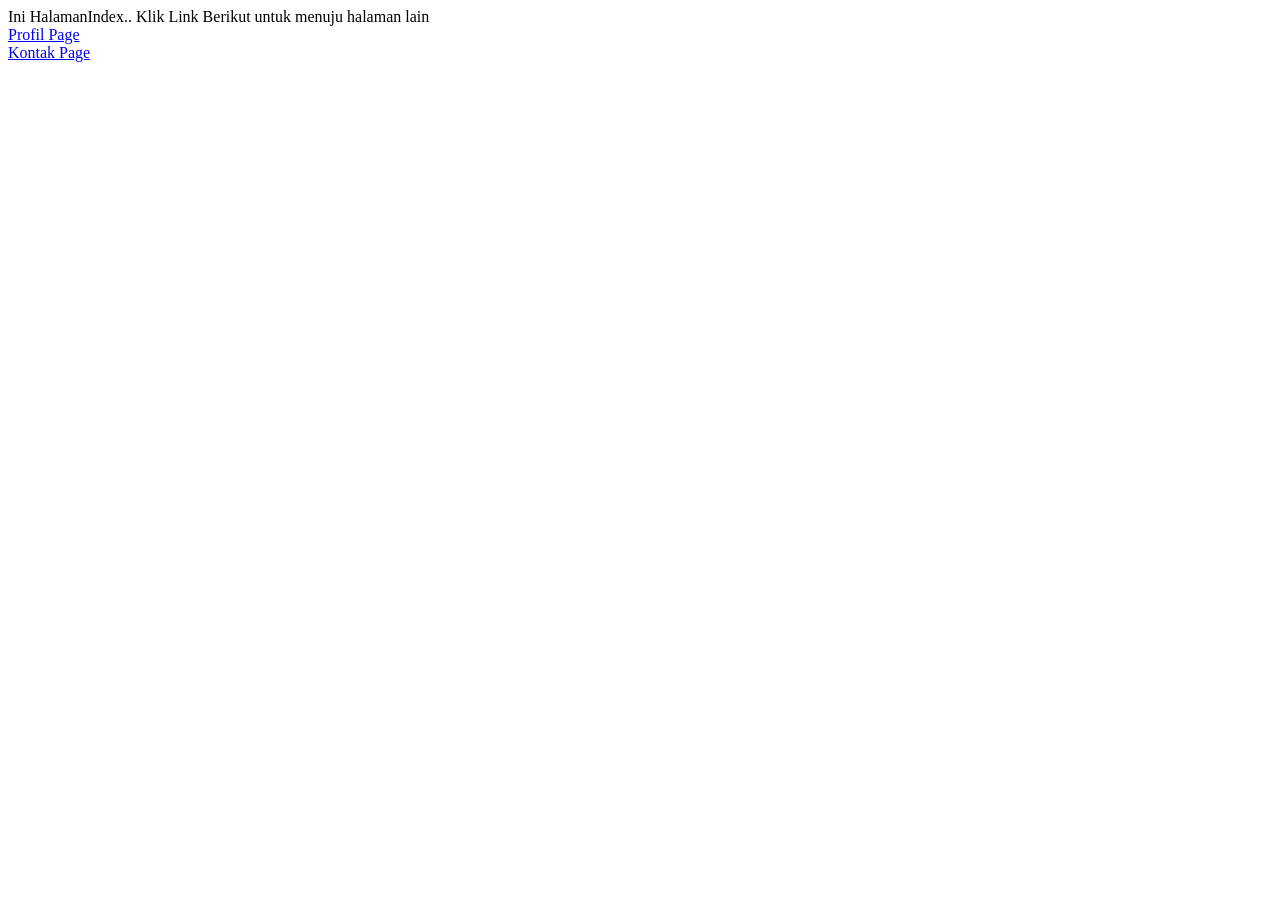
<file: aplikasi web DP/index.html>
<!DOCTYPE html>
 <html lang="id">
 <head>
    <title>Halaman index</title>
 </head>
    <body>
    Ini HalamanIndex.. Klik Link Berikut untuk menuju halaman lain<br>
    <a href="pages/profil.html"> Profil Page </a><br>
    <a href="pages/kontak.html"> Kontak Page </a>
    </body>
 </html>
</file>
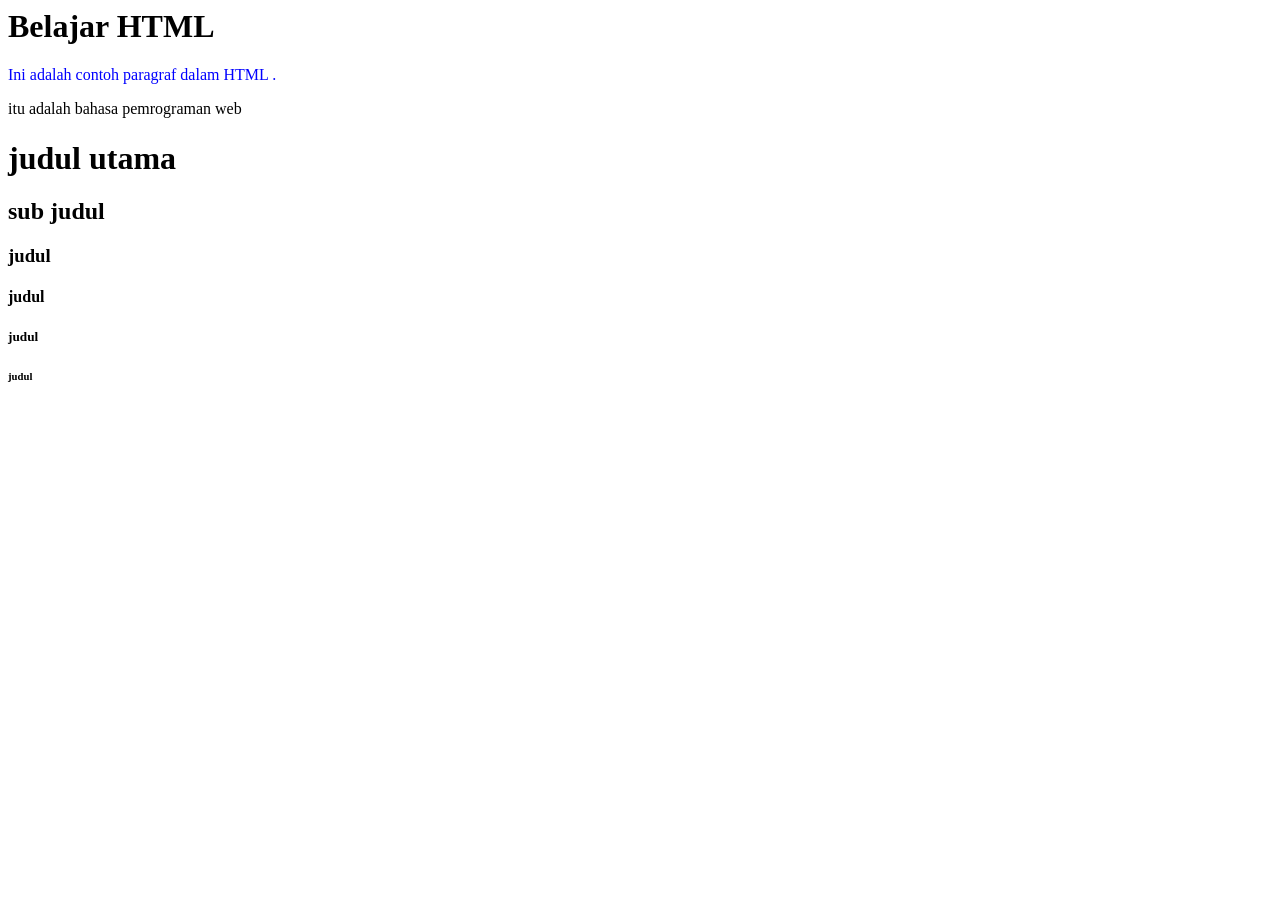
<file: aplikasi web DP/belajarhtml.html>
<html>
</head>
    <title>Belajar HTML itu seru</title>
<body>
    <h1>Belajar HTML</h1>
    <p style=" color:blue">Ini adalah contoh paragraf dalam HTML .</p>
    <p>itu adalah bahasa pemrograman web</p>
    <h1> judul utama</h1>
    <h2> sub judul</h2>
    <h3> judul</h3>
    <h4> judul</h4>
    <h5> judul  </h5>
    <h6> judul  </h6>
    <title>Belajar HTML</title>
</body>
</html>
</file>
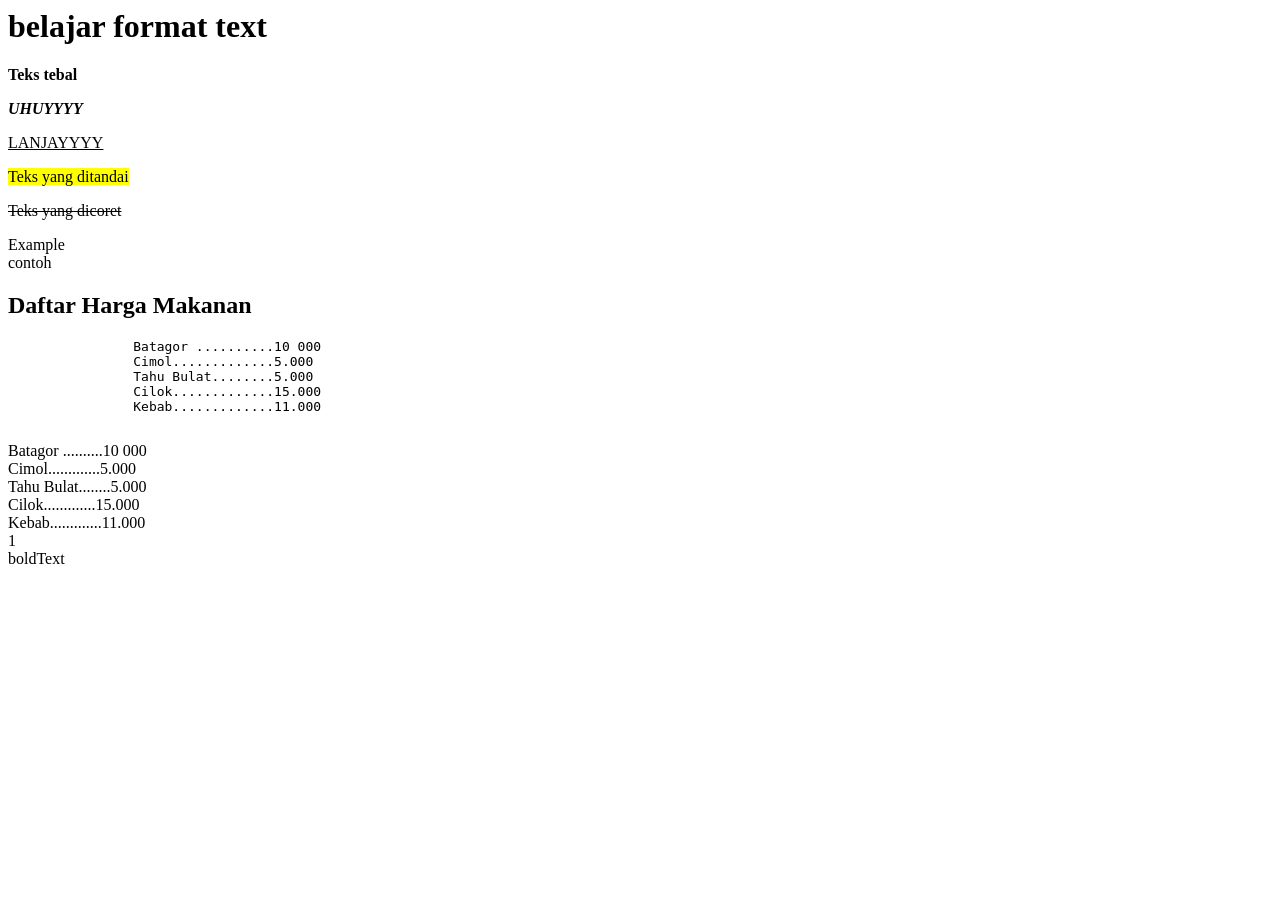
<file: aplikasi web DP/formatText.html>
<html>
    <head>
        <title>Belajar Format Text</title>
        <body>
            <h1>belajar format text</h1>
            <p><b>Teks tebal</b></p>
            <p><i><b>UHUYYYY</b></i></p>
            <p><u>LANJAYYYY</u></p>
            <P><mark> Teks yang ditandai </mark></P>
            <p><s> Teks yang dicoret </s></p>
            Example<br>contoh
            <h2>Daftar Harga Makanan</h2>
            <PRE>
                Batagor ..........10 000
                Cimol.............5.000
                Tahu Bulat........5.000
                Cilok.............15.000
                Kebab.............11.000
            </PRE>
                Batagor ..........10 000<BR>
                Cimol.............5.000<br>
                Tahu Bulat........5.000<br>
                Cilok.............15.000<br>
                Kebab.............11.000<br>
            <div class="box">
                <div class="number">1</div>
                <div class="title">boldText</div>
                <div class="content>
                    <b>boldText</b>
            </div>
        </div>

        </body>
    </head>
</html>
</file>
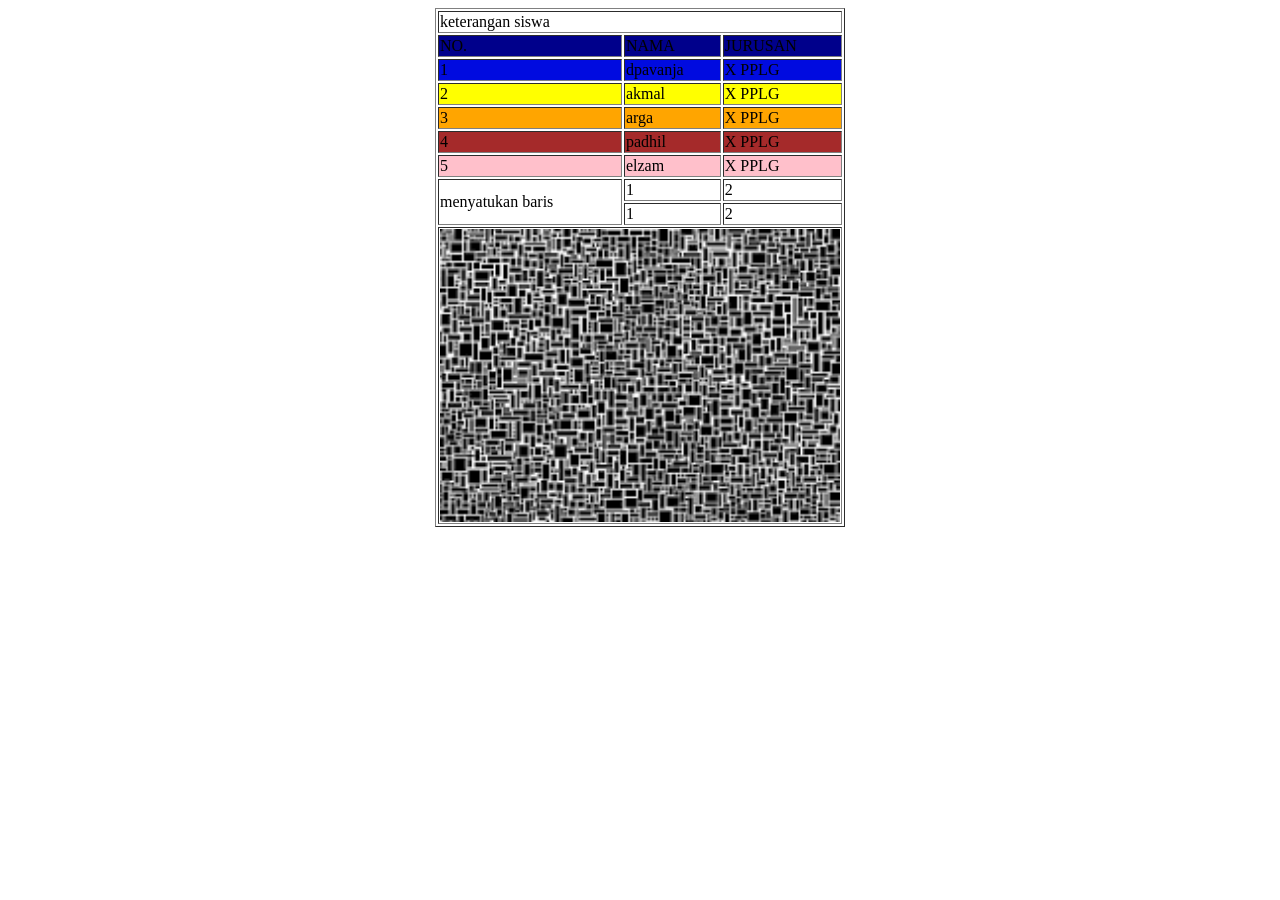
<file: aplikasi web DP/latihantable.html>
<html>
    <head>
        <title>Membuuat tabel</title>
    </head>
    <body>
        <table border="1" align="center">
            <tr>
                <td colspan="3">keterangan siswa</td>
            </tr>
            <tr bgcolor="darkblue">
                <td>NO.</td>
                <td>NAMA</td>
                <td>JURUSAN</td>
                
                
            
            </tr>
            <tr bgcolor="light blue">
                <td>1</td>
                <td>dpavanja</td>
                <td>X PPLG</td>
                
                
            </tr>
            <tr bgcolor="yellow">
                <td>2</td>
                <td>akmal</td>
                <td>X PPLG</td>
                
                
            </tr>
            <tr bgcolor="orange">
                <td>3</td>
                <td>arga</td>
                <td>X PPLG</td>
            
                    
            </tr>
            <tr bgcolor="brown">
                <td>4</td>
                <td>padhil</td>
                <td>X PPLG</td>
                
                
                
            </tr>
            <tr bgcolor="pink">
                <td>5</td>
                <td>elzam</td>
                <td>X PPLG</td>

            </tr>
            <tr>
                <td rowspan="2">menyatukan baris</td>
                <td>1</td>
                <td>2</td>
            </tr>
            <tr>
                <td>1</td>
                <td>2</td>
            </tr>
            <tr>
                <td colspan="3"><img src="gambar table.png" width="400"></td>
            </tr>
        </table>
        
    </body>
</html>
</file>
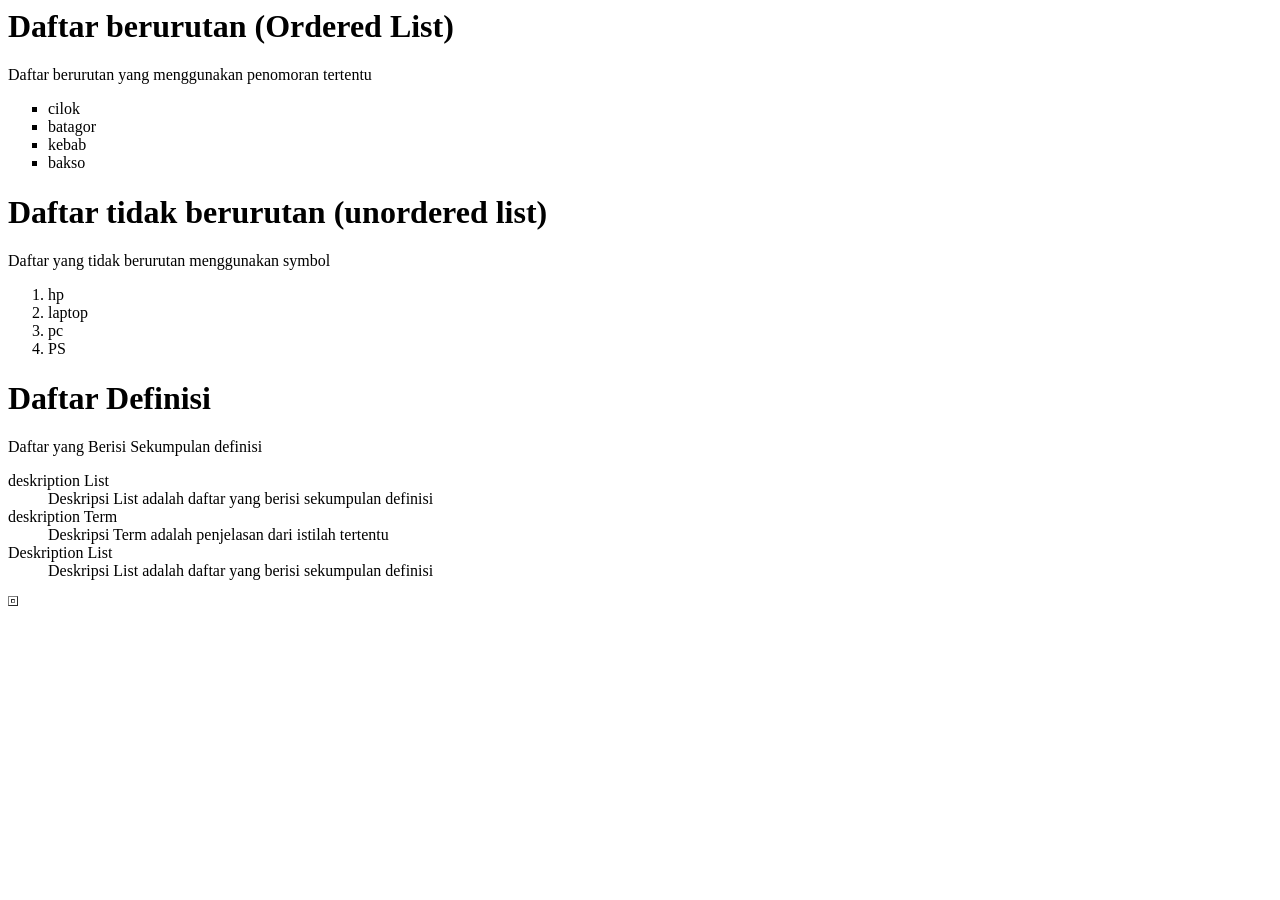
<file: aplikasi web DP/list.html>
<html>
    <head>
        <title> List</title>
    </head>
    <body>
        <h1>Daftar berurutan (Ordered List)</h1>
        <p>Daftar berurutan yang menggunakan penomoran tertentu</p>
        <ol style="list-style-type: square;">
            <li> cilok</li>
            <li> batagor</li>
            <li> kebab</li>
            <li> bakso</li>
        </ol>
        <h1>Daftar tidak berurutan (unordered list)</h1>
        <p>Daftar yang tidak berurutan menggunakan symbol</p>
        <ul style="list-style-type:decimal;">
            <li>hp</li>
            <li>laptop</li>
            <li>pc</li>
            <li>PS</li>
        </ul>
        <h1> Daftar Definisi</h1>
        <p> Daftar yang Berisi Sekumpulan definisi</p>
        <dl>
            <dt>deskription List</dt>
            <dd>Deskripsi List adalah daftar yang berisi sekumpulan definisi</dd>
            <dt>deskription Term</dt>
            <dd>Deskripsi Term adalah penjelasan dari istilah tertentu</dd>
            <dt>Deskription List</dt>
            <dd>Deskripsi List adalah daftar yang berisi sekumpulan definisi</dd>
        </dl>

        <table border= "1">
            <tr>
                <th></th>
            </tr>
    </body>
</html>
</file>
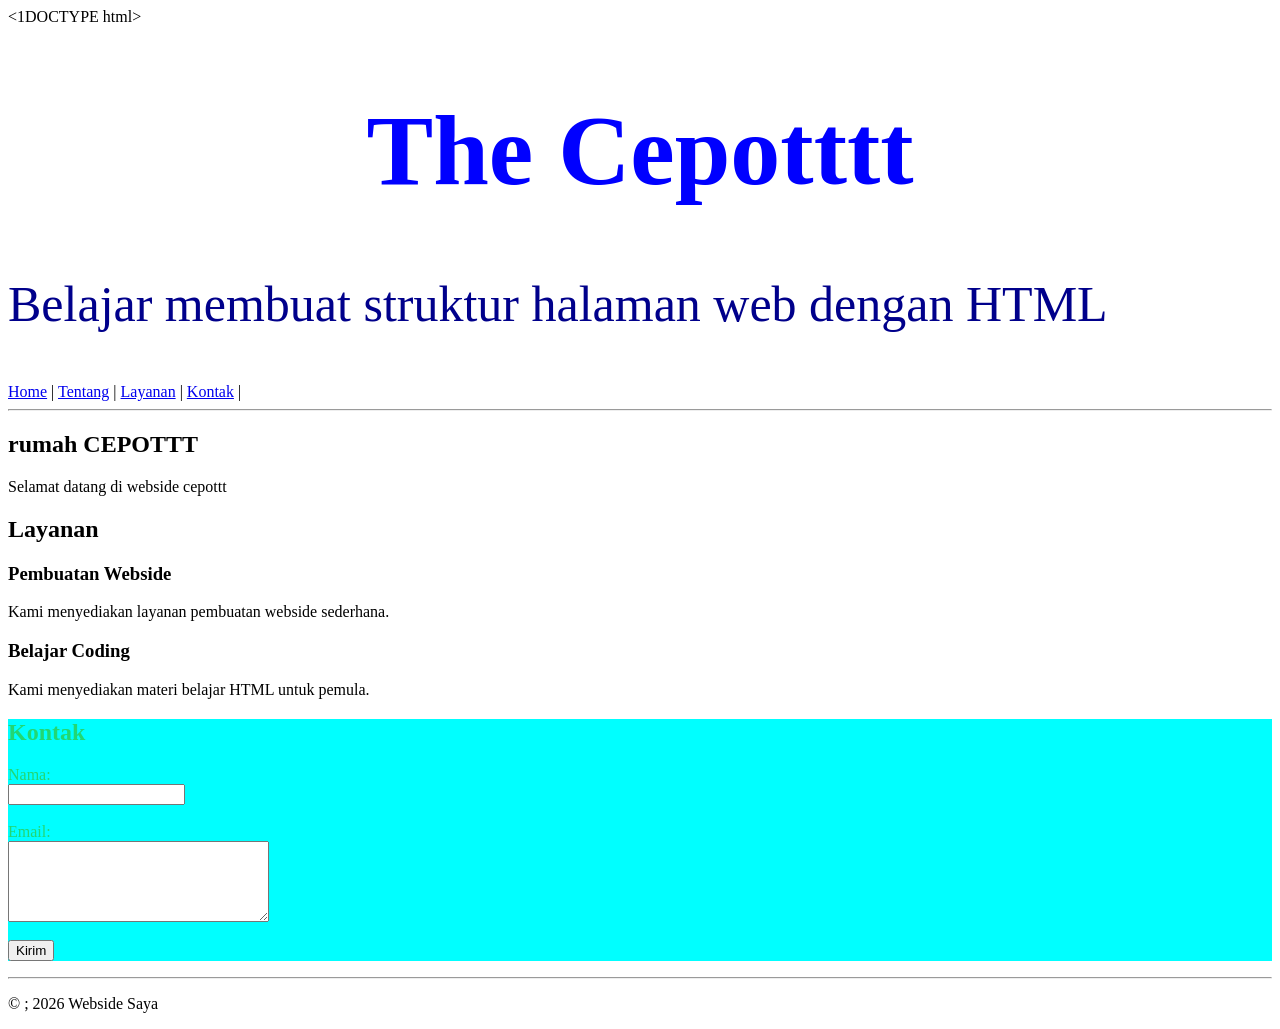
<file: aplikasi web DP/strukturweb.html>
<1DOCTYPE html>
    <Head>
        <title>Struktur Halaman Webside</title>
        <style></style>
        <link rel="stylesheet" href="styleHalamanWeb.css">
        
    </Head>
    <body>
        <header>
            <h1> The Cepotttt</h1>
            <p style="color: darkblue; font-size:50px;">Belajar membuat struktur halaman web dengan HTML</p>

        </header>
        <nav>
            <a href="#rumah">Home</a> |
            <a href="#tentang">Tentang</a> |
            <a href="#layanan">Layanan</a> |
            <a href="#kontak">Kontak</a> |
        </nav>
        <hr>
        <main>
            <section id="rumah" class="rumahstyle">
                <h2>rumah CEPOTTT</h2>
                <p>Selamat datang di webside cepottt</p>
            </section>

            <section id="layanan">
                <h2>Layanan</h2>

                <article>
                    <h3>Pembuatan Webside</h3>
                    <p>Kami menyediakan layanan pembuatan webside sederhana.</p>
                </article>

                <article>
                    <h3>Belajar Coding</h3>
                    <p>Kami menyediakan materi belajar HTML untuk pemula.</p>
                </article>
            </section>

            <section id="kontak">
                <h2>Kontak</h2>

                <form>
                    <label fot="Nama">Nama:</label><br>
                    <input type="Text" id="nama" name="nama">

                    <br><br>

                    <label for="email">Email:</label><br>
                    <textarea id="pesan" name="pesan" rows="5" cols="30"></textarea>
                    <br><br>
                    <button type="submit">Kirim</button>
                </form>
            </section>

        </main>
        <hr>
        <footer>
            <p>&copy ; 2026 Webside Saya </p>
        </footer>
    </body>

</1DOCTYPE html>
</file>
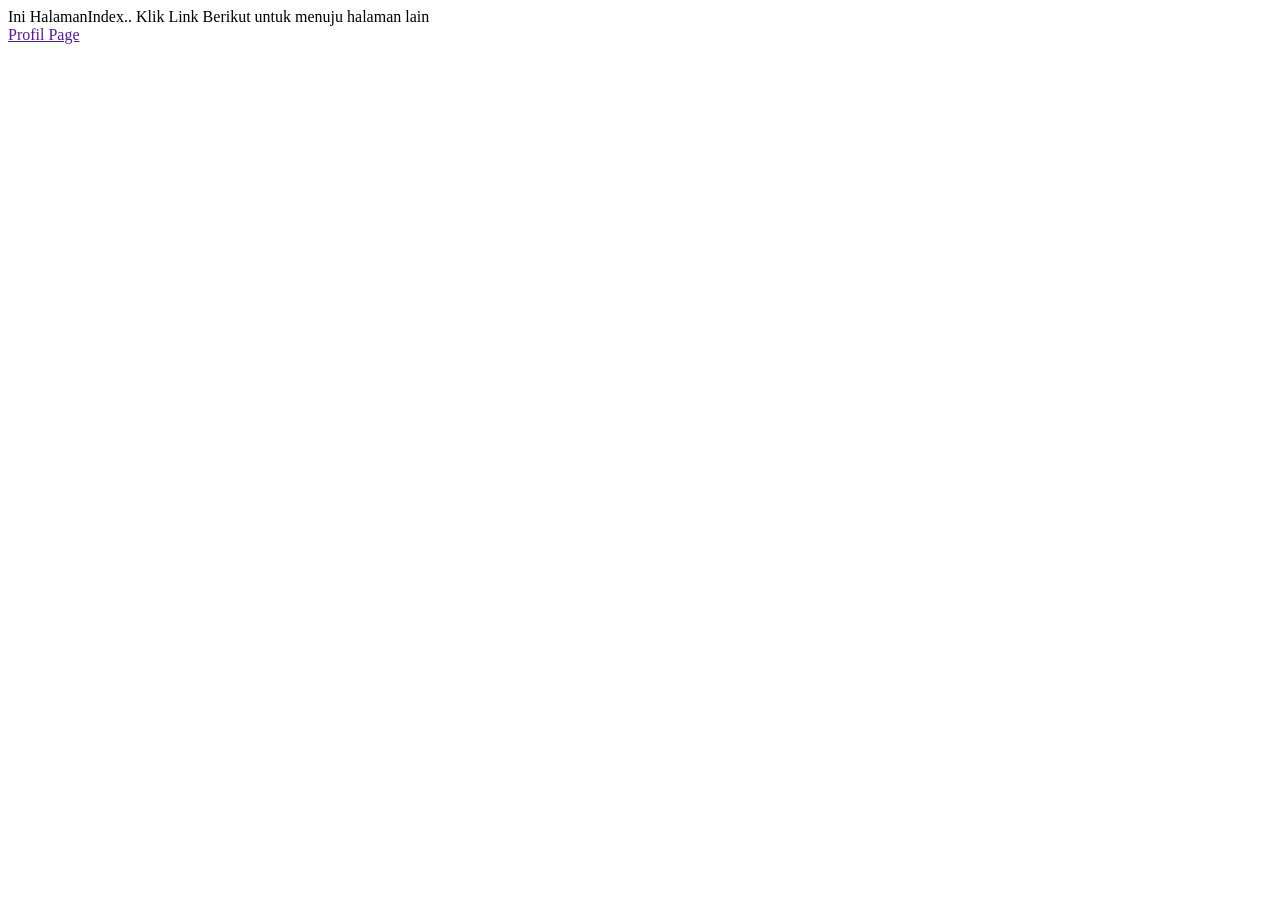
<file: aplikasi web DP/webside ku.html>
<!-- <!DOCTYPE html>
<html>
    <head>
        <title>HTML Link</title>
    </head>
    <body>
        <a href="https://www.w3schools.com">ini adalah link</a>
    </body>
</html>
 -->

 <!DOCTYPE html>
 <html lang=""id">
 <head>
    <title>Halaman  index</title>
 </head>
    <body>
    Ini HalamanIndex.. Klik Link Berikut untuk menuju halaman lain<br>
    <a href=""pages/profil.html"> Profil Page </a><br>


 </html>
</file>
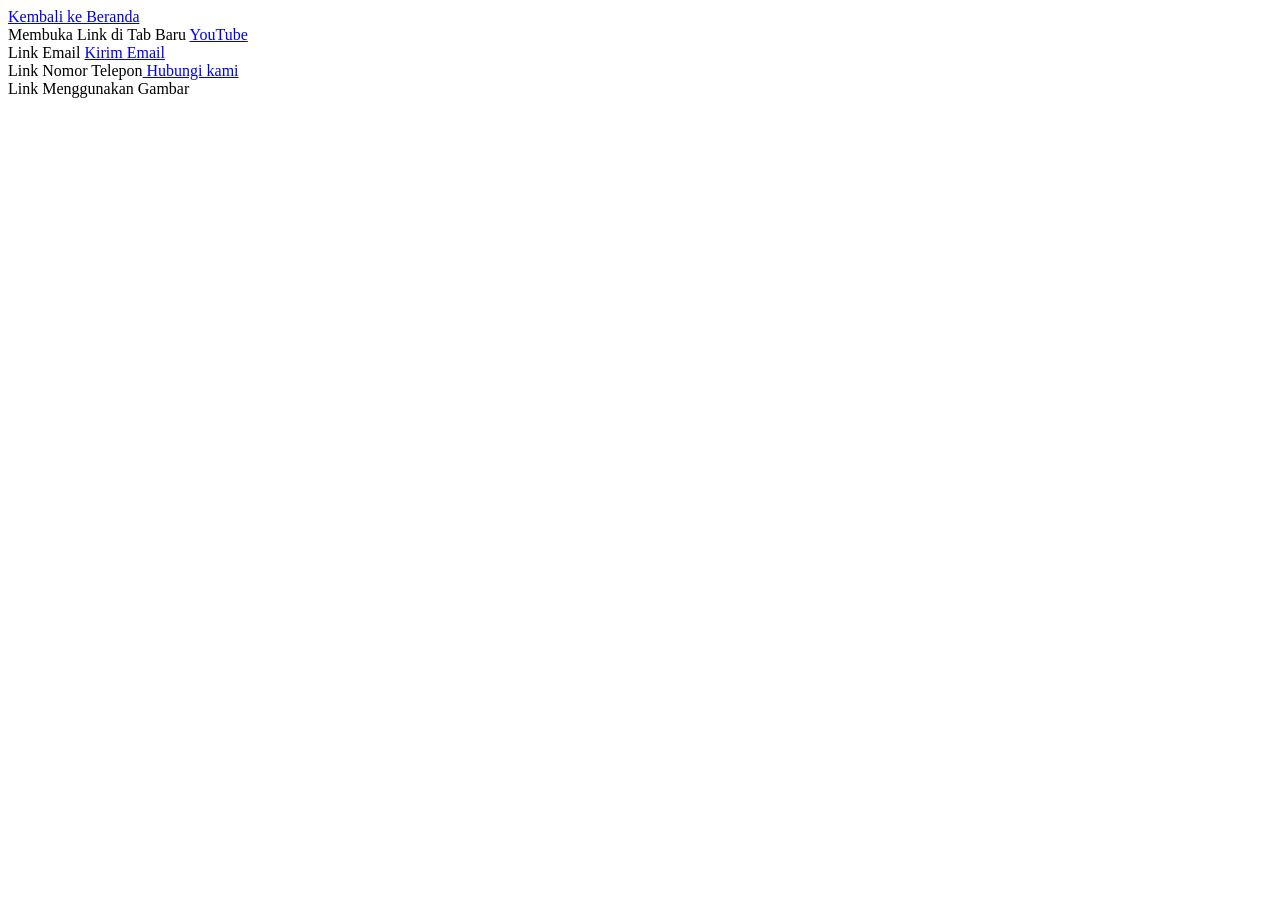
<file: aplikasi web DP/pages/profil.html>
<!DOCTYPE html>
<html lang="id">
<head>
    <title>Profil Page</title>
</head>
    <body>
    <a href="../index.html">Kembali ke Beranda</a><br>
    Membuka Link di Tab Baru <a href="https://www.youtube.com" target="_blank">YouTube</a><br>
    Link Email <a href="dpavanja15@gmail.com">Kirim Email</a><br>
    Link Nomor Telepon<a href="tel:0895406436495"> Hubungi kami</a><br>
    Link Menggunakan Gambar
    </body>
</html>
</file>
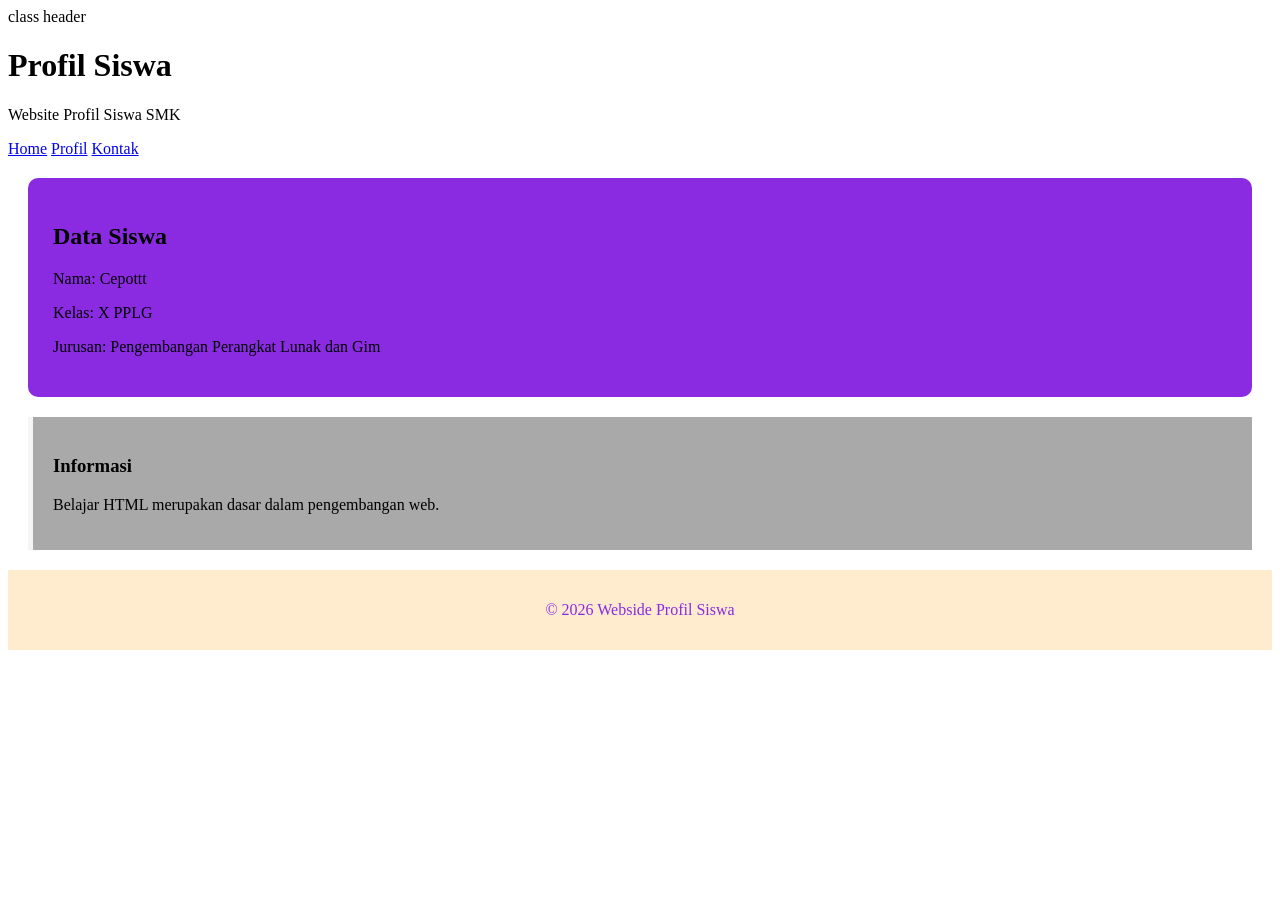
<file: aplikasi web DP/pages/semanticHTML/nonsemantic.html>
<!DOCTYPE html>
<html lang="id">
<head>
    <meta charset="UFT-8">
    <meta name="viewport" content="width=device-width, initial-scale=1.0">
    <title>Profil Siswa</title>
    <link rel="stylesheet" href="style.css">
</hea
<body>
    <!--Header-->
    class header
    <div>
        <h1>Profil Siswa</h1>
        <p>Website Profil Siswa SMK</p>
    </div>
    <!--menu-->
    <div>
        <a href="#">Home</a>
        <a href="#">Profil</a>
        <a href="#">Kontak</a>
    </div>
        <!-- Content -->
        <div class="content">
            <h2>Data Siswa</h2>
            <p>Nama: Cepottt</p>
            <p>Kelas: X PPLG</p>
            <P>Jurusan: Pengembangan Perangkat Lunak dan Gim</P>
        </div>
        <!--Informasi-->
        <div class="info">
            <h3>Informasi</h3>
            <p>
                Belajar HTML merupakan dasar 
                dalam pengembangan web.
            </p>
        </div>
        <!--Footer-->
        <div class="footer">
            <p>&copy; 2026 Webside Profil Siswa</p>
        </div>
</body>
</html>
</file>
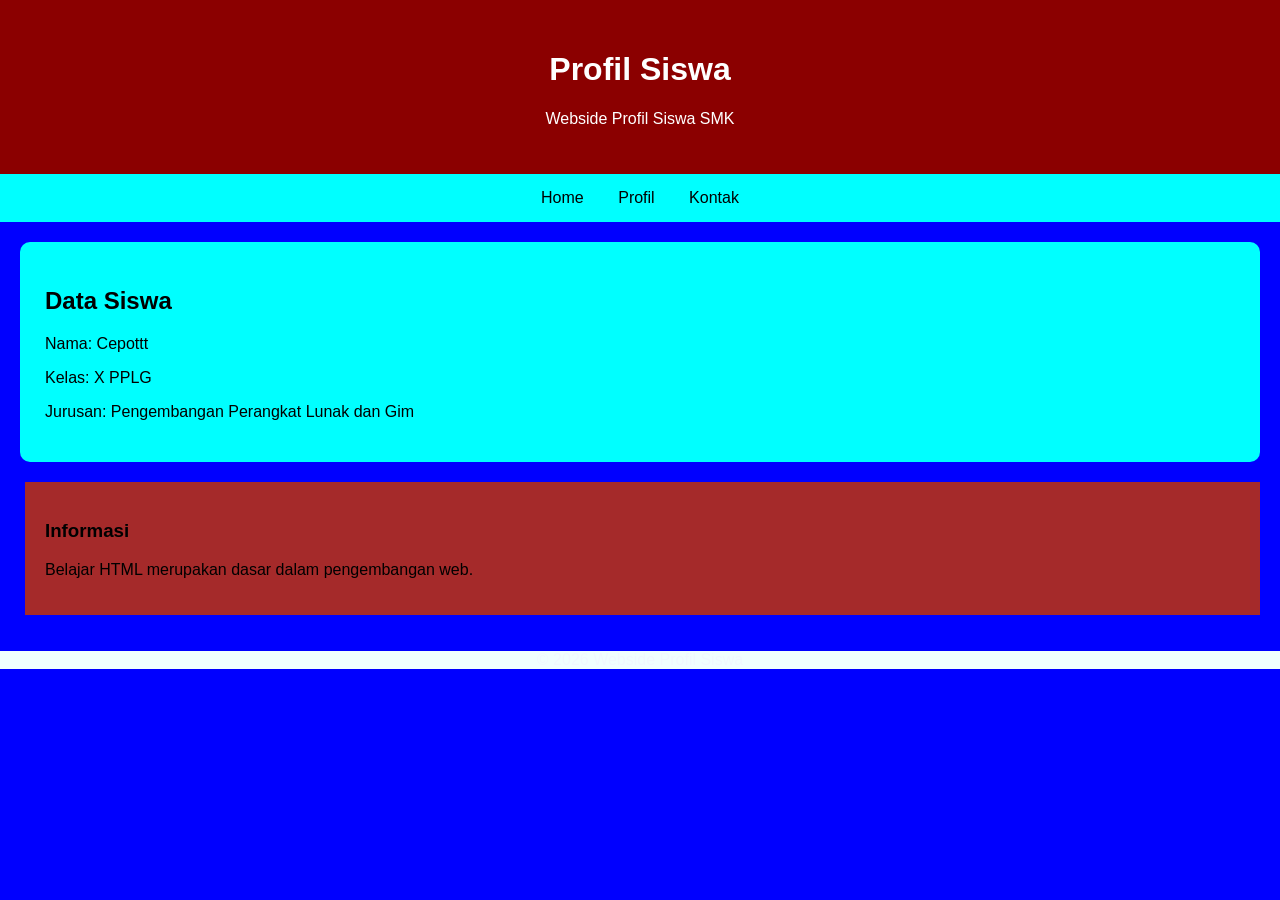
<file: aplikasi web DP/pages/semanticHTML/semantic.html>
<!DOCTYPE html>
<html lang="id">
<head>
    <meta charset="UFT-8">
    <meta name="viewport" content="width=dvice-width, initial-scale=1.0">
    <title>Profil Siswa</title>
    <link rel="stylesheet" href="sytlesemantic.css">
</head>
<body>
    <!-- header -->
    <header>
        <h1>Profil Siswa</h1>
        <p>Webside Profil Siswa SMK</p>
    </header>
    <!-- NAVIGATION -->
    <nav>
        <a hraf="#">Home</a>
        <a hraf="#">Profil</a>
        <a hraf="#">Kontak</a>
    </nav>
    <!-- Konten Utama-->
     <main>
        <!-- section -->
         <section>
            <h2>Data Siswa</h2>
            <p>Nama: Cepottt</p>
            <p>Kelas: X PPLG</p>
            <p>Jurusan: Pengembangan Perangkat Lunak dan Gim</p>
         </section>
         <!-- Aside -->
        <aside>
            <h3>Informasi</h3>
            <p>
                Belajar HTML merupakan dasar
                dalam pengembangan web.
            </p>
        </aside>
     </main>
     <!-- Footer -->
      <footer>
        <p>&copy; 2026 Webside Profil Siswa</p>
      </footer>
</body>
</html>
</file>
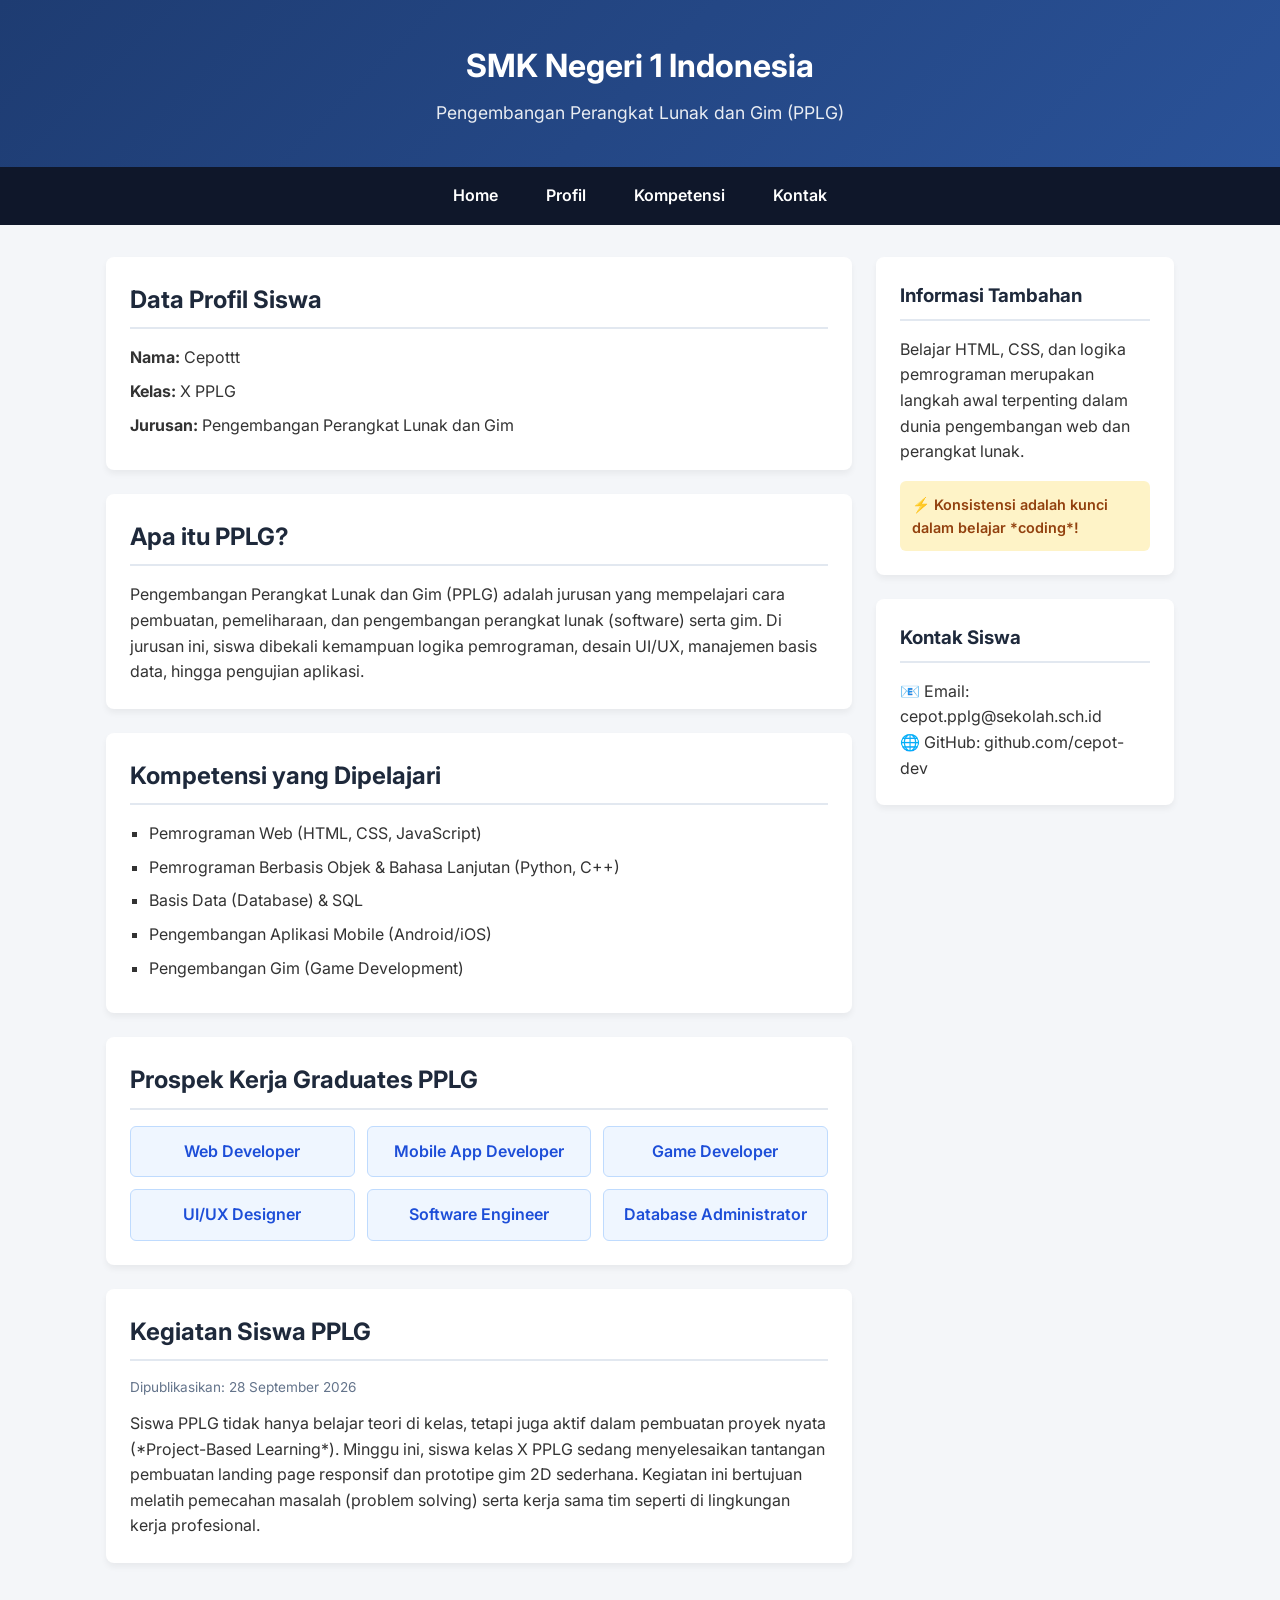
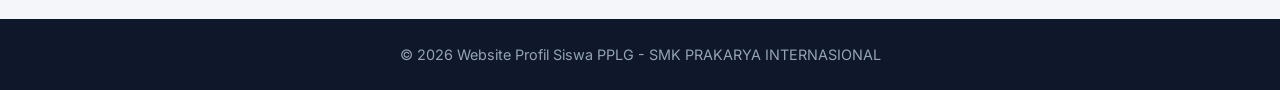
<file: aplikasi web DP/pages/semanticHTML/tugasWeb.html>
<!DOCTYPE html>
<html lang="id">
<head>
    <meta charset="UTF-8">
    <meta name="viewport" content="width=device-width, initial-scale=1.0">
    <title>Profil Siswa PPLG - SMK</title>
    <link rel="stylesheet" href="styleweb.css">
    <!-- Font Google (Inter) -->
    <link rel="preconnect" href="https://fonts.googleapis.com">
    <link rel="preconnect" href="https://fonts.gstatic.com" crossorigin>
    <link href="https://fonts.googleapis.com/css2?family=Inter:wght@400;600;700&display=swap" rel="stylesheet">
</head>
<body>

    <!-- Header -->
    <header>
        <div class="header-container">
            <h1>SMK Negeri 1 Indonesia</h1>
            <p>Pengembangan Perangkat Lunak dan Gim (PPLG)</p>
        </div>
    </header>

    <!-- Navigation -->
    <nav>
        <div class="nav-container">
            <a href="#home">Home</a>
            <a href="#profil">Profil</a>
            <a href="#kompetensi">Kompetensi</a>
            <a href="#kontak">Kontak</a>
        </div>
    </nav>

    <!-- Content Layout -->
    <div class="container layout">
        
        <!-- Konten Utama -->
        <main>
            <!-- Profil Siswa -->
            <section id="profil" class="card">
                <h2>Data Profil Siswa</h2>
                <div class="profile-info">
                    <p><strong>Nama:</strong> Cepottt</p>
                    <p><strong>Kelas:</strong> X PPLG</p>
                    <p><strong>Jurusan:</strong> Pengembangan Perangkat Lunak dan Gim</p>
                </div>
            </section>

            <!-- Pengertian PPLG -->
            <section id="home" class="card">
                <h2>Apa itu PPLG?</h2>
                <p>
                    Pengembangan Perangkat Lunak dan Gim (PPLG) adalah jurusan yang mempelajari cara pembuatan, pemeliharaan, dan pengembangan perangkat lunak (software) serta gim. Di jurusan ini, siswa dibekali kemampuan logika pemrograman, desain UI/UX, manajemen basis data, hingga pengujian aplikasi.
                </p>
            </section>

            <!-- Kompetensi -->
            <section id="kompetensi" class="card">
                <h2>Kompetensi yang Dipelajari</h2>
                <ul class="skills-list">
                    <li>Pemrograman Web (HTML, CSS, JavaScript)</li>
                    <li>Pemrograman Berbasis Objek & Bahasa Lanjutan (Python, C++)</li>
                    <li>Basis Data (Database) & SQL</li>
                    <li>Pengembangan Aplikasi Mobile (Android/iOS)</li>
                    <li>Pengembangan Gim (Game Development)</li>
                </ul>
            </section>

            <!-- Prospek Kerja -->
            <section class="card">
                <h2>Prospek Kerja Graduates PPLG</h2>
                <div class="grid-jobs">
                    <div class="job-item">Web Developer</div>
                    <div class="job-item">Mobile App Developer</div>
                    <div class="job-item">Game Developer</div>
                    <div class="job-item">UI/UX Designer</div>
                    <div class="job-item">Software Engineer</div>
                    <div class="job-item">Database Administrator</div>
                </div>
            </section>

            <!-- Article -->
            <article class="card">
                <h2>Kegiatan Siswa PPLG</h2>
                <p class="meta-date">Dipublikasikan: 28 September 2026</p>
                <p>
                    Siswa PPLG tidak hanya belajar teori di kelas, tetapi juga aktif dalam pembuatan proyek nyata (*Project-Based Learning*). Minggu ini, siswa kelas X PPLG sedang menyelesaikan tantangan pembuatan landing page responsif dan prototipe gim 2D sederhana. Kegiatan ini bertujuan melatih pemecahan masalah (problem solving) serta kerja sama tim seperti di lingkungan kerja profesional.
                </p>
            </article>
        </main>

        <!-- Aside (Informasi Tambahan) -->
        <aside>
            <div class="card aside-card">
                <h3>Informasi Tambahan</h3>
                <p>
                    Belajar HTML, CSS, dan logika pemrograman merupakan langkah awal terpenting dalam dunia pengembangan web dan perangkat lunak.
                </p>
                <div class="info-badge">
                    ⚡ Konsistensi adalah kunci dalam belajar *coding*!
                </div>
            </div>

            <div id="kontak" class="card aside-card">
                <h3>Kontak Siswa</h3>
                <p>📧 Email: cepot.pplg@sekolah.sch.id</p>
                <p>🌐 GitHub: github.com/cepot-dev</p>
            </div>
        </aside>

    </div>

    <!-- Footer -->
    <footer>
        <p>&copy; 2026 Website Profil Siswa PPLG - SMK PRAKARYA INTERNASIONAL</p>
    </footer>

</body>
</html>
</file>
<file: aplikasi web DP/styleHalamanWeb.css>
h1{
                text-align:center;
                color:blue;
                font-size:100px;
            }
            #kontak{
                background-color: aqua;
                color:rgb(34, 215, 115)
            }
            .homestyle{
                background-color: blue;
                color:darkblue
            }
</file>
<file: aplikasi web DP/pages/semanticHTML/style.css>
/* Header */
.header {
    background-color:aqua;
    color:blue;
    text-align: center;
    padding: 30px;
}
/* Menu */
.menu {
    background-color:darkblue;
    padding: 15px;
    text-align: center;
}
.menu a {
    color:aquamarine;
    text-decoration: none;
    margin: 0 15px;
}
/* Content */
.content {
    background-color:blueviolet;
    padding: 25px;
    margin: 20px;
    border-radius: 10px;
}
/* Informasi */
.info {
    background-color:darkgrey;
    padding: 20px;
    margin: 20px;
    border-left: 5px solid whitesmoke;
}
/* Footer */
.footer {
    background-color:blanchedalmond;
    color:blueviolet;
    text-align: center;
    padding: 15px;
}
</file>
<file: aplikasi web DP/pages/semanticHTML/styleweb.css>
/* ==========================================
   RESET & BASE STYLES
   ========================================== */
* {
    margin: 0;
    padding: 0;
    box-sizing: border-box;
}

body {
    font-family: 'Inter', sans-serif;
    background-color: #f4f6f9;
    color: #333333;
    line-height: 1.6;
}

/* ==========================================
   HEADER & NAVIGATION
   ========================================== */
header {
    background: linear-gradient(135deg, #1e3c72, #2a5298);
    color: #ffffff;
    padding: 2.5rem 1rem;
    text-align: center;
}

header h1 {
    font-size: 2rem;
    margin-bottom: 0.5rem;
}

header p {
    font-size: 1.1rem;
    opacity: 0.9;
}

nav {
    background-color: #0f172a;
    position: sticky;
    top: 0;
    z-index: 100;
}

.nav-container {
    max-width: 1100px;
    margin: 0 auto;
    display: flex;
    justify-content: center;
}

nav a {
    color: #ffffff;
    text-decoration: none;
    padding: 1rem 1.5rem;
    display: inline-block;
    font-weight: 600;
    transition: background-color 0.3s ease;
}

nav a:hover {
    background-color: #2563eb;
}

/* ==========================================
   LAYOUT (MAIN & ASIDE)
   ========================================== */
.container {
    max-width: 1100px;
    margin: 2rem auto;
    padding: 0 1rem;
}

.layout {
    display: grid;
    grid-template-columns: 2.5fr 1fr;
    gap: 1.5rem;
}

/* ==========================================
   CARD & SECTIONS
   ========================================== */
.card {
    background-color: #ffffff;
    border-radius: 8px;
    padding: 1.5rem;
    margin-bottom: 1.5rem;
    box-shadow: 0 4px 6px rgba(0, 0, 0, 0.05);
}

h2, h3 {
    color: #1e293b;
    margin-bottom: 1rem;
    border-bottom: 2px solid #e2e8f0;
    padding-bottom: 0.5rem;
}

.profile-info p {
    margin-bottom: 0.5rem;
}

/* Kompetensi List */
.skills-list {
    list-style-type: square;
    padding-left: 1.2rem;
}

.skills-list li {
    margin-bottom: 0.5rem;
}

/* Prospek Kerja Grid */
.grid-jobs {
    display: grid;
    grid-template-columns: repeat(auto-fit, minmax(180px, 1fr));
    gap: 0.75rem;
}

.job-item {
    background-color: #eff6ff;
    color: #1d4ed8;
    padding: 0.75rem;
    border-radius: 6px;
    font-weight: 600;
    text-align: center;
    border: 1px solid #bfdbfe;
}

/* Article */
.meta-date {
    font-size: 0.85rem;
    color: #64748b;
    margin-bottom: 0.75rem;
}

/* Aside Elements */
.aside-card {
    background-color: #ffffff;
}

.info-badge {
    margin-top: 1rem;
    background-color: #fef3c7;
    color: #92400e;
    padding: 0.75rem;
    border-radius: 6px;
    font-size: 0.9rem;
    font-weight: 600;
}

/* ==========================================
   FOOTER
   ========================================== */
footer {
    background-color: #0f172a;
    color: #94a3b8;
    text-align: center;
    padding: 1.5rem;
    margin-top: 2rem;
    font-size: 0.9rem;
}

/* ==========================================
   RESPONSIVE (MOBILE FRIENDLY)
   ========================================== */
@media (max-width: 768px) {
    .layout {
        grid-template-columns: 1fr;
    }

    nav .nav-container {
        flex-direction: row;
        flex-wrap: wrap;
        justify-content: space-around;
    }

    nav a {
        padding: 0.75rem 1rem;
        font-size: 0.9rem;
    }
}
</file>
<file: aplikasi web DP/pages/semanticHTML/sytlesemantic.css>
/* Mengatur seluruh halaman */
body {
    margin: 0;
    font-family: Arial, sans-serif;
    background-color:blue;
}
/* header */
header {
    background-color:darkred;
    color:white;
    text-align: center;
    padding: 30px;
}
/* Navigation */
nav {
    background-color:aqua;
    padding: 15px;
    text-align: center;
}
nav a {
    color:black;
    text-decoration: none;
    margin: 0 15px;
}
/* Konten utama */
main {
    padding: 20px;
}
/* section */
section {
    background-color:aqua;
    padding: 25px;
    margin-bottom: 20px;
    border-radius: 10px;
}
/* Aside */
aside {
    background-color:brown;
    padding: 20px;
    border-left: 5px solid blue;
}
/* Footer */
footer {
    background-color:azure;
    color:aliceblue;
    text-align: center;
    padding:P 15px;
}
</file>
